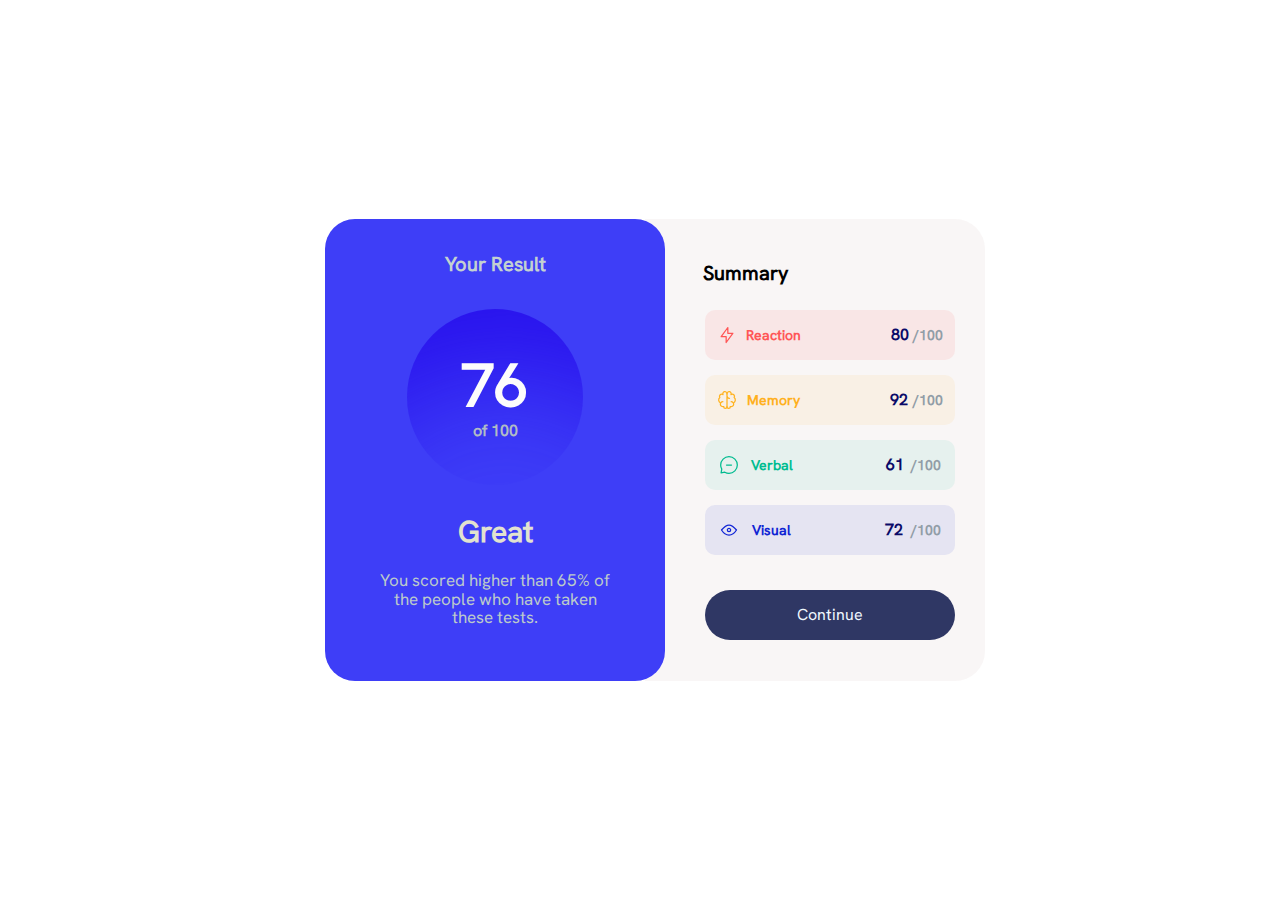
<file: index.html>
<!DOCTYPE html>
<html lang="en">
<head>
    <meta charset="UTF-8">
    <meta name="viewport" content="width=device-width, initial-scale=1.0">

    <link rel="stylesheet" href="style/reset.css">
    
    <link rel="stylesheet" href="style/style.css">
    <link rel="stylesheet" href="style/media.css">
    <title> Results summary component</title>
</head>
<body>

<div class="test-box">
   <section class="result-section">
   <h2 class="line__header">Your Result</h2>
  <div class="box-circl">
        <div class="circl-of-value">
        <strong>
         76
        </strong>
        <span>
        of 100
        </span>
       
    </div>
  </div>
<h3 class="great">
    Great
</h3>
<p>You scored higher than 65%  of the people who have taken these tests.</p>
 
   </section>
   <section class="summary-section">
  <table class="grid-table">
    <tbody class="grid-body">
        <tr class="line__header">
            <th>Summary</th>
        </tr>
        <tr class="grid-body__row light-red">
            <th><img src="images/reaction.svg" alt="icon"></th>
            <th>Reaction</th>
            <th>80</th>
            <th>/100</th>
        </tr>
        <tr class="grid-body__row Orangey-yellow ">
            <th><img src="images/brain.svg" alt="icon"></th>
            <th>Memory</th>
            <th>92</th>
            <th>/100</th>
        </tr>
        <tr class="grid-body__row Green-teal">
            <th><img src="images/verbal.svg" alt="icon"></th>
            <th>Verbal</th>
            <th>61</th>
            <th>/100</th>
        </tr>
        <tr class="grid-body__row Cobalt-blue">
            <th><img src="images/visual.svg" alt="icon"></th>
            <th>Visual</th>
            <th>72</th>
            <th>/100</th>
        </tr>
        <tr class="grid-body__row">
            <th><button class="btn" type="button">Continue</button></th>
        
        </tr>
    </tbody>
  </table>
   </section>
    
       

    
</div>



    
</body>
</html>
</file>
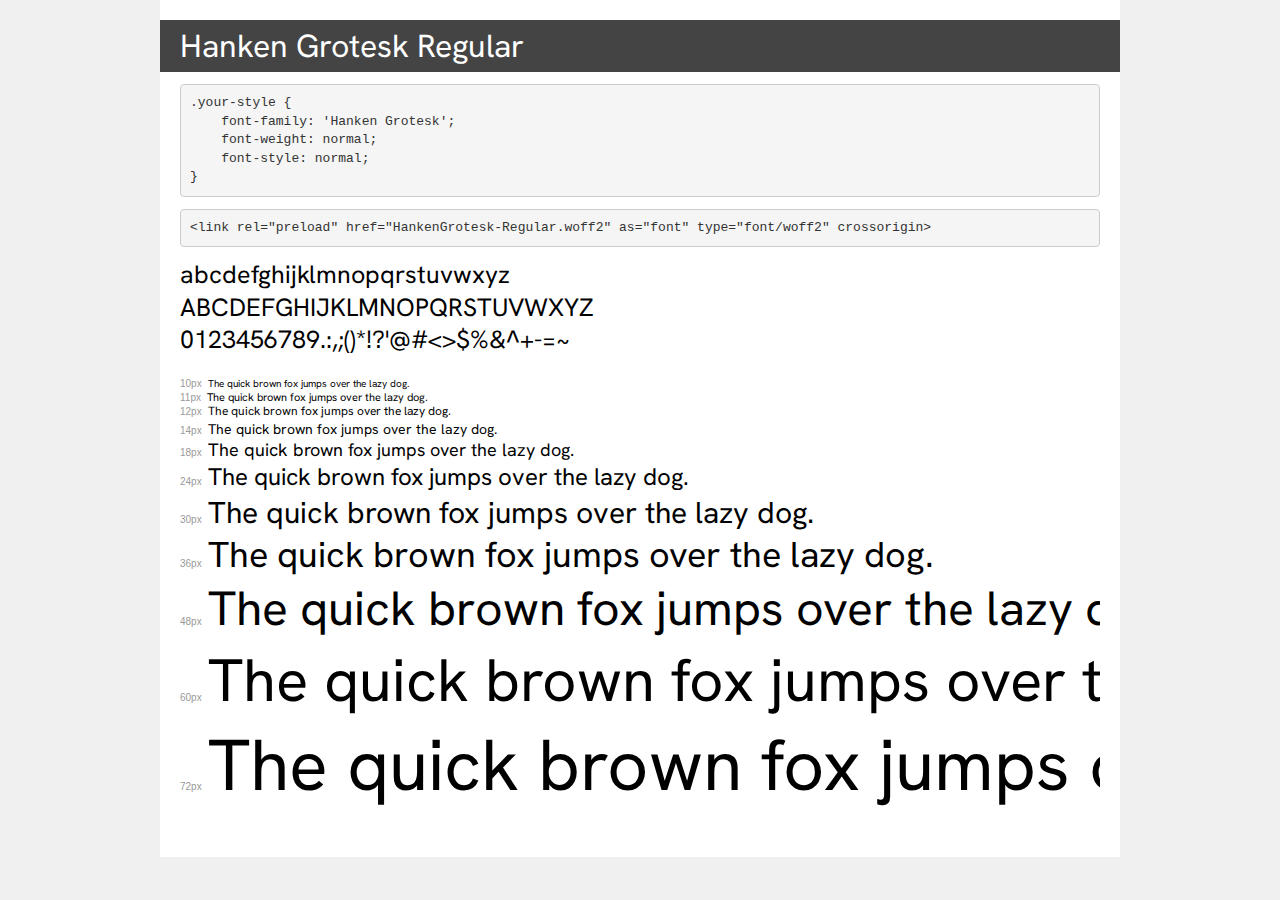
<file: fonts/demo.html>
<!DOCTYPE html>
<html lang="en">
<head>
    <meta charset="utf-8">
    <meta http-equiv="X-UA-Compatible" content="IE=edge">
    <meta name="viewport" content="width=device-width, initial-scale=1">
    <meta name="robots" content="noindex, noarchive">
    <meta name="format-detection" content="telephone=no">
    <title>Transfonter demo</title>
    <link href="stylesheet.css" rel="stylesheet">
    <style>
        /*
        http://meyerweb.com/eric/tools/css/reset/
        v2.0 | 20110126
        License: none (public domain)
        */
        html, body, div, span, applet, object, iframe,
        h1, h2, h3, h4, h5, h6, p, blockquote, pre,
        a, abbr, acronym, address, big, cite, code,
        del, dfn, em, img, ins, kbd, q, s, samp,
        small, strike, strong, sub, sup, tt, var,
        b, u, i, center,
        dl, dt, dd, ol, ul, li,
        fieldset, form, label, legend,
        table, caption, tbody, tfoot, thead, tr, th, td,
        article, aside, canvas, details, embed,
        figure, figcaption, footer, header, hgroup,
        menu, nav, output, ruby, section, summary,
        time, mark, audio, video {
            margin: 0;
            padding: 0;
            border: 0;
            font-size: 100%;
            font: inherit;
            vertical-align: baseline;
        }
        /* HTML5 display-role reset for older browsers */
        article, aside, details, figcaption, figure,
        footer, header, hgroup, menu, nav, section {
            display: block;
        }
        body {
            line-height: 1;
        }
        ol, ul {
            list-style: none;
        }
        blockquote, q {
            quotes: none;
        }
        blockquote:before, blockquote:after,
        q:before, q:after {
            content: '';
            content: none;
        }
        table {
            border-collapse: collapse;
            border-spacing: 0;
        }
        /* demo styles */
        body {
            background: #f0f0f0;
            color: #000;
        }
        .page {
            background: #fff;
            width: 920px;
            margin: 0 auto;
            padding: 20px 20px 0 20px;
            overflow: hidden;
        }
        .font-container {
            overflow-x: auto;
            overflow-y: hidden;
            margin-bottom: 40px;
            line-height: 1.3;
            white-space: nowrap;
            padding-bottom: 5px;
        }
        h1 {
            position: relative;
            background: #444;
            font-size: 32px;
            color: #fff;
            padding: 10px 20px;
            margin: 0 -20px 12px -20px;
        }
        .letters {
            font-size: 25px;
            margin-bottom: 20px;
        }
        .s10:before {
            content: '10px';
        }
        .s11:before {
            content: '11px';
        }
        .s12:before {
            content: '12px';
        }
        .s14:before {
            content: '14px';
        }
        .s18:before {
            content: '18px';
        }
        .s24:before {
            content: '24px';
        }
        .s30:before {
            content: '30px';
        }
        .s36:before {
            content: '36px';
        }
        .s48:before {
            content: '48px';
        }
        .s60:before {
            content: '60px';
        }
        .s72:before {
            content: '72px';
        }
        .s10:before, .s11:before, .s12:before, .s14:before,
        .s18:before, .s24:before, .s30:before, .s36:before,
        .s48:before, .s60:before, .s72:before {
            font-family: Arial, sans-serif;
            font-size: 10px;
            font-weight: normal;
            font-style: normal;
            color: #999;
            padding-right: 6px;
        }
        pre {
            display: block;
            padding: 9px;
            margin: 0 0 12px;
            font-family: Monaco, Menlo, Consolas, "Courier New", monospace;
            font-size: 13px;
            line-height: 1.428571429;
            color: #333;
            font-weight: normal;
            font-style: normal;
            background-color: #f5f5f5;
            border: 1px solid #ccc;
            overflow-x: auto;
            border-radius: 4px;
        }
        /* responsive */
        @media (max-width: 959px) {
            .page {
                width: auto;
                margin: 0;
            }
        }
    </style>
</head>
<body>
<div class="page">
    <div class="demo">
        <h1 style="font-family: 'Hanken Grotesk'; font-weight: normal; font-style: normal;">Hanken Grotesk Regular</h1>
        <pre title="Usage">.your-style {
    font-family: 'Hanken Grotesk';
    font-weight: normal;
    font-style: normal;
}</pre>
        <pre title="Preload (optional)">
&lt;link rel=&quot;preload&quot; href=&quot;HankenGrotesk-Regular.woff2&quot; as=&quot;font&quot; type=&quot;font/woff2&quot; crossorigin&gt;</pre>
        <div class="font-container" style="font-family: 'Hanken Grotesk'; font-weight: normal; font-style: normal;">
            <p class="letters">
                abcdefghijklmnopqrstuvwxyz<br>
ABCDEFGHIJKLMNOPQRSTUVWXYZ<br>
                0123456789.:,;()*!?'@#&lt;&gt;$%&^+-=~
            </p>
            <p class="s10" style="font-size: 10px;">The quick brown fox jumps over the lazy dog.</p>
            <p class="s11" style="font-size: 11px;">The quick brown fox jumps over the lazy dog.</p>
            <p class="s12" style="font-size: 12px;">The quick brown fox jumps over the lazy dog.</p>
            <p class="s14" style="font-size: 14px;">The quick brown fox jumps over the lazy dog.</p>
            <p class="s18" style="font-size: 18px;">The quick brown fox jumps over the lazy dog.</p>
            <p class="s24" style="font-size: 24px;">The quick brown fox jumps over the lazy dog.</p>
            <p class="s30" style="font-size: 30px;">The quick brown fox jumps over the lazy dog.</p>
            <p class="s36" style="font-size: 36px;">The quick brown fox jumps over the lazy dog.</p>
            <p class="s48" style="font-size: 48px;">The quick brown fox jumps over the lazy dog.</p>
            <p class="s60" style="font-size: 60px;">The quick brown fox jumps over the lazy dog.</p>
            <p class="s72" style="font-size: 72px;">The quick brown fox jumps over the lazy dog.</p>
        </div>
    </div>

</div>
</body>
</html>
</file>
<file: style/style.css>
@font-face {
    font-family: Hanken;
    src: url(../fonts/HankenGrotesk-Regular.woff2);
    font-weight: 400 600 900;
    font-style: normal;
    font-display: swap;
}















body{
    font-family: Hanken;
    display:flex;
    justify-content: center;
   
}


.test-box{
    align-self: center;
    display: grid;
    grid-template-columns: repeat(2,400px);
    grid-template-rows: auto;
    margin: 0%;
 
}





.result-section .summary-section{
  
}







                /* CОЗДАНИЕ ДВУХ СЕКЦИЙ КОНТЕНТА  В НУТРИ БОКСА  TEST-BOX */
/* ______________________________________________________________________________________________________________________________ */
.result-section{
    background-color: rgb(62, 62, 247);
    border-radius: 30px;
    height:auto;
    max-height: 80vh;
    z-index: 1;
    display: flex;
    flex-direction: column;
    align-items: center;
    width: 85%;
    justify-items: center;
    position: relative;
    left: 85px;
}
.summary-section{
   background-color: rgba(247, 243, 243, 0.76);
    z-index: 0;
    position: relative;
    left: 5px;
    width: 85%;
    border-top-right-radius: 30px;
    border-bottom-right-radius: 30px;
    display: flex;
    justify-content: center;
    align-items: center;
    
    
}








                                        /* квадратный бокс с кругом в нутри \ */
/* ___________________________________________________________________________________________________________________________________________ */



.circl-of-value{
    flex-direction: column;
    width: 100%;
    height: 100%;
    border-radius: 50%;
    display: flex;
    justify-content:center;
    align-items: center;
    background-color: linear-gradient(to top, rgba(75, 84, 243, 255), rgba(56, 47, 236, 255));
    box-shadow: inset 10px 170px 120px -110px rgba(40, 16, 237, 255);
    color: rgba(134, 121, 255, 255);
    padding: 5%;
}
.box-circl>.circl-of-value>strong{
    font-size: 60px;
    color: rgb(252, 252, 252); 
}
.box-circl>.circl-of-value>span{
    color: rgb(177, 188, 197);
    font-size: 16px;
    font-weight: 600;
    margin-top: 8px;
}
.box-circl{
    width: 176px;
    height:176px;
}












                    /* стилизация текстового контента в блоке SUMMARY-SECTION */

/* _________________________________________________________________________________________________________________ */

.great{
  font-size: 30px;
  font-weight: 900;
  position: relative;
  top: 32px;
  color: rgb(226, 226, 207);
}
.result-section>p{
    font-size: 17px;
    padding: 20px;
    text-align: center;
    margin-bottom: 30px;
    margin: 36px 30px 34px 30px;
    color: rgb(188, 202, 202);
    line-height: 1.1;
}
.line__header{
    text-align: center;
    margin: 35px auto;
    font-weight: 600;
}
.result-section>.line__header{
color: rgb(195, 209, 209);
font-size: 20px;

}













            /* позиционирование бокса с таблицей и создание рядов с елементами В БОКСЕ SUMMARY-SECTION*/
/* _______________________________________________________________________________________________________________________________________ */
.grid-table{
    position: relative;
    top: -40px;
    left: 15px;
}

.grid-body{
    display: grid;
    grid-auto-flow: column;
    grid-template-rows: repeat(6,auto);
    gap: 15px;

}
.grid-body__row{
    border-radius: 10px;
    display: flex;
    width: 250px;
    height: 50px;
    padding: 5px;
    justify-content: space-around;
    align-items: center;
    padding: 15px; 
}




                            /* позиционирование внутренних элементов ряда И САМИХ РЯДОВ */
/* __________________________________________________________________________________________________________________________________________ */


.grid-body__row>th{
    position: relative;
}
.grid-body__row>th:nth-child(1){
left:-15px;
}
.grid-body__row>th:nth-child(2){
    left: -30px;
}
.grid-body__row>th:nth-child(3){
    left: 35px;
    color: rgb(10, 10, 104);
    font-weight: 700;
    font-size: 16px;
}
.grid-body__row>th:nth-child(4){
    right: -15px;
    color: rgb(145, 157, 167);

}
.grid-body>tr:first-child{
    position: relative;
    right:85px;
    top: 25px;
    font-size: 20px;
}
.grid-body>.grid-body__row>th>.btn{
    width: 250px;
    height: 50px;
    border-radius: 30px;
    background-color: rgb(47, 55, 100);
    color: aliceblue;
    font-size: 16px;
    margin-top: 40px;
    transition: all .8s ease;
    
}
.grid-body>.grid-body__row>th>.btn:hover{
    background-color: rgb(21, 21, 197);
    transform: scale(1.04);

}















/* ЦВЕТОВЫЕ КЛАССЫ ДЛЯ РЯДОВ В СЕКЦИИ SUMMARY-SECTION */
/* _______________________________________________________________________________________________________________________________________________________________ */
.light-red {
    color: hsl(0, 100%, 67%);
    background-color: hsla(0, 100%, 67%, 0.096);
}

.Orangey-yellow {
    color: hsl(39, 100%, 56%);
    background-color: hsla(39, 100%, 56%, 0.075);
}

.Green-teal {
    color: hsl(166, 100%, 37%);
    background-color: hsla(166, 100%, 37%, 0.075);
}

.Cobalt-blue {
    color: hsl(234, 85%, 45%);
    background-color: hsla(234, 85%, 45%, 0.082);
}

.Light-blue {
    color: hsl(252, 83%, 39%);
    background-color: hsla(252, 100%, 67%, 0.116);
}
</file>
<file: style/media.css>
@media screen and (max-width:800px) {
    body{
       
    }
   .test-box{
    display: flex;
    flex-direction: column;
    width: 90%;
    
  
   }
   .result-section {
    width: 119%;
    left: 0%;
    top:100px;
    position: relative;
    margin-left: -12%;
   
    padding: 11%;
    border-bottom-left-radius: 60px;
    border-bottom-right-radius:30px;
    border-top-right-radius: 0px;

   }
   .summary-section{
    border-radius: 0%;
    width: 118%;
    margin-left: -14%;
    bottom: -40px;
    margin-bottom: -30px;
    position: relative;
    left: 10px;
    padding: 10%;
    
   }
   .box-circl{
    position: relative;
    top: 7px;
   }
   .result-section>p{
   margin: 10px, 10px;
   position: relative;
   top: 40px;
   }
.great{
    margin-bottom: -40px;
}


   .grid-body>.grid-body__row>th>.btn:hover{
    display: none;
    
   }
 
   .result-section>.line__header{
   padding-top:35px ;
   }
   .grid-table{
    margin-top: 10%;
   }
}
</file>
<file: fonts/stylesheet.css>
@font-face {
    font-family: 'Hanken Grotesk';
    src: url('HankenGrotesk-Regular.woff2') format('woff2');
    font-weight: normal;
    font-style: normal;
    font-display: swap;
}
</file>
